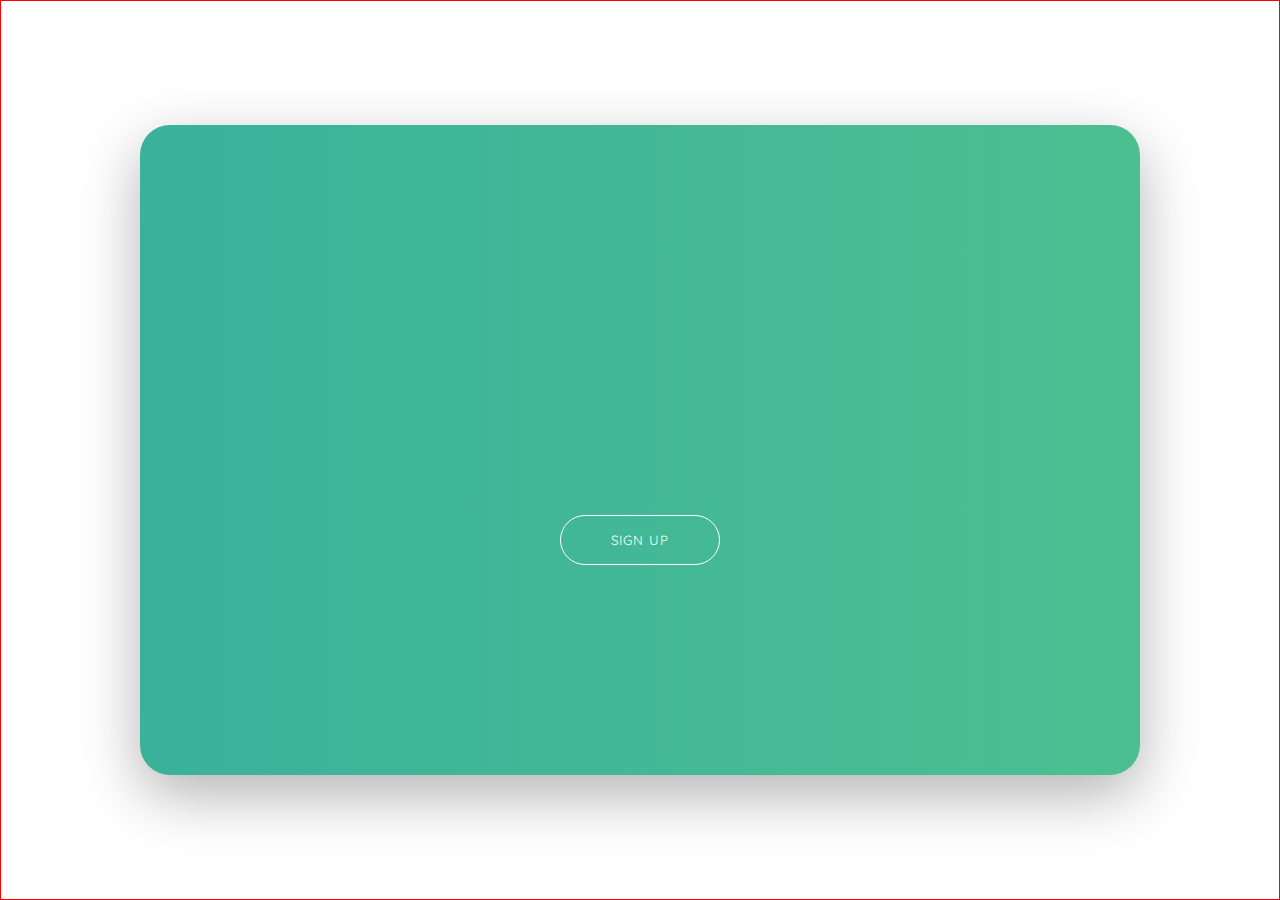
<file: Login and Sign Up/index.html>
<!DOCTYPE html>
<html lang="en">
<head>
    <meta charset="UTF-8">
    <meta http-equiv="X-UA-Compatible" content="IE=edge">
    <meta name="viewport" content="width=device-width, initial-scale=1.0">
    <title>Sign Up</title>
    <link rel="stylesheet" href="style.css">
    <link rel="stylesheet" href="https://cdnjs.cloudflare.com/ajax/libs/font-awesome/6.2.1/css/all.min.css">
    <link rel="preconnect" href="https://fonts.googleapis.com">
    <link rel="preconnect" href="https://fonts.gstatic.com" crossorigin>
    <link href="https://fonts.googleapis.com/css2?family=Quicksand:wght@300;400;500;600;700&display=swap" rel="stylesheet">

</head>
<body>
    

    <div class="container">
        <div class="form-wrapper">
            <div class="banner">
                <h1>Hello, Friend!</h1>
                <p>Enter Your Personal details and start journey with us</p>
            </div>
            <div class="green-bg">
                <button type="button">Sign Up</button>
            </div>
            <form action="" class="signup-form">
                <h1>Create Account</h1>
                <div class="social-media">
                    <i class="fab fa-facebook-f"></i>
                    <i class="fab fa-instagram"></i>
                    <i class="fab fa-linkedin-in"></i>
                </div>
                <p>Or Use Your Email For Registration</p>
                <div class="input-group">
                    <i class="fas fa-user"></i>
                    <input type="text" placeholder="Name">
                </div>

                <div class="input-group">
                    <i class="fas fa-envelope"></i>
                    <input type="email" placeholder="Email">
                </div>

                <div class="input-group">
                    <i class="fas fa-lock"></i>
                    <input type="password" placeholder="Password">
                </div>
                <button type="submit">Sign Up</button>
            </form>
        </div>
    </div>



<script src="script.js "></script>
</body>
</html>
</file>
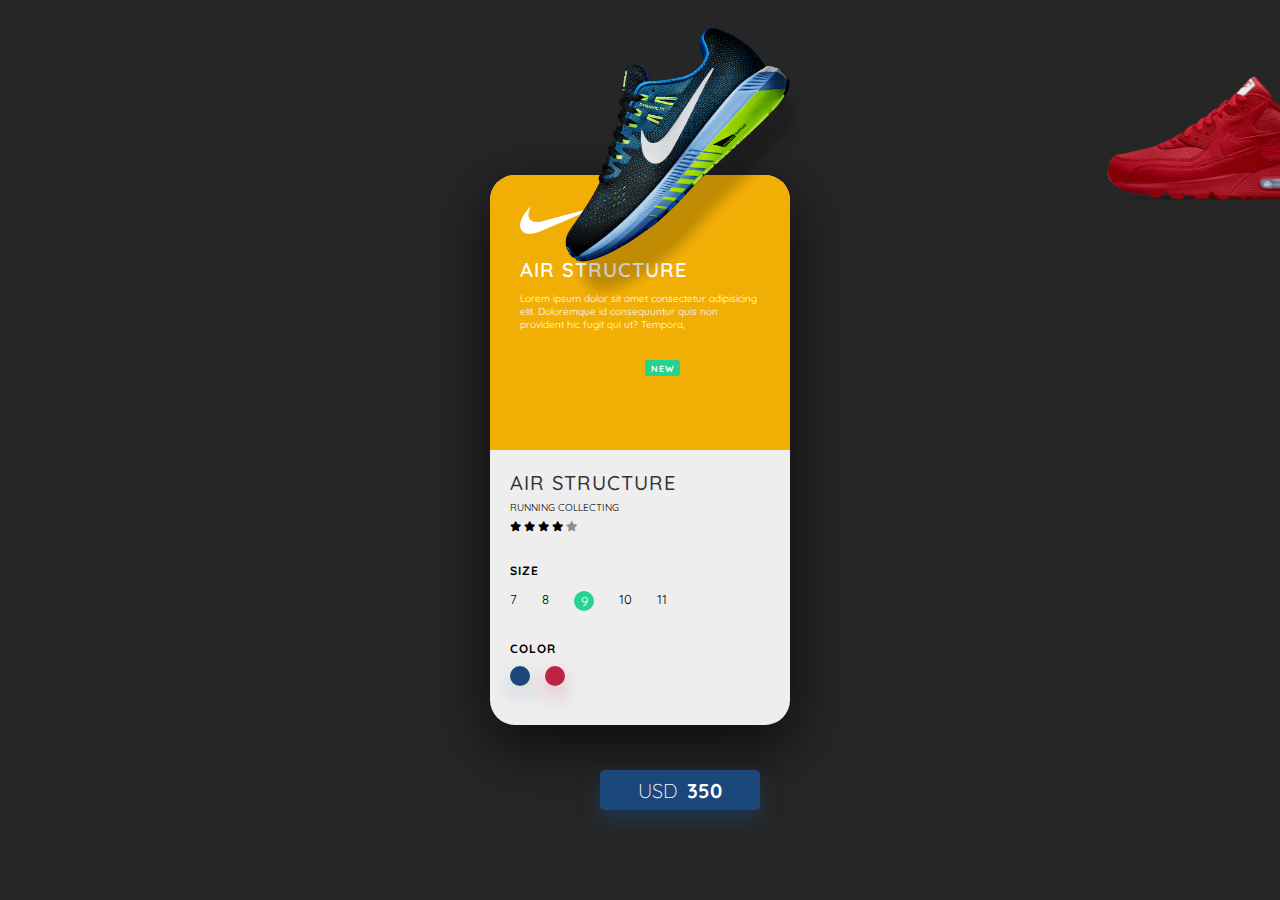
<file: Nike Card/index.html>
<!DOCTYPE html>
<html lang="en">
<head>
    <meta charset="UTF-8">
    <meta http-equiv="X-UA-Compatible" content="IE=edge">
    <meta name="viewport" content="width=device-width, initial-scale=1.0">
    <title>Nike Card</title>
    <link rel="stylesheet" href="style.css">
    <link rel="stylesheet" href="https://cdnjs.cloudflare.com/ajax/libs/font-awesome/6.2.1/css/all.min.css">
    <link rel="preconnect" href="https://fonts.googleapis.com">
    <link rel="preconnect" href="https://fonts.gstatic.com" crossorigin>
    <link href="https://fonts.googleapis.com/css2?family=Quicksand:wght@300;400;500;600;700&display=swap" rel="stylesheet">
</head>
<body>

    <div class="container">
        <div class="card-wrapper" >
            <div class="card">
                <div class="card-top">
                    <img src="images/nike.png" alt="Nike Logo" class="logo">
                    <div class="card-top-text">
                        <h1>Air Structure</h1>
                        <p>Lorem ipsum dolor sit amet consectetur adipisicing elit. Doloremque id consequuntur quis non provident hic fugit qui ut? Tempora,</p>
                    </div>
                    <img src="images/shoe1.png" alt="First One" class="shoe-1">
                    <img src="images/shoe2.png" alt="Second One" class="shoe-2">
                </div>

                <div class="card-bottom">
                    <h1>Air Structure</h1>
                    <div class="badge">New</div>
                    <h3>Running Collecting</h3>
                    <div class="stars">
                        <i class="fa-solid fa-star"></i>
                        <i class="fa-solid fa-star"></i>
                        <i class="fa-solid fa-star"></i>
                        <i class="fa-solid fa-star"></i>
                        <i class="fa-solid fa-star"></i>
                    </div>
                    <div class="size">
                        <h4>Size</h4>
                        <div class="sizes">
                            <span>7</span>
                            <span>8</span>
                            <span>9</span>
                            <span>10</span>
                            <span>11</span>
                        </div>
                    </div>
                    <div class="color">
                        <h4>Color</h4>
                        <div class="colors">
                            <div class="color-1"></div>
                            <div class="color-2"></div>
                        </div>
                    </div>
                    <div class="price">
                        <span>USD</span>
                        <span>350</span>
                    </div>
                
                </div>
            </div>
        </div>
    </div>


    <script src="script.js"></script>
</body>
</html>
</file>
<file: Login and Sign Up/style.css>
*{
    margin: 0;
    padding: 0;
    box-sizing: border-box;
    outline: none;
    font-family: Quicksand, sans-serif;

}

html{
    font-size: 62.5%;
}

.container{
    border: 1px solid red;
    width: 100%;
    height: 100vh;
    display: flex;
    justify-content: center;
    align-items: center;
}

.form-wrapper{
    width: 100rem;
    height: 65rem;
    background-color: #eee;
    border-radius: 3rem;
    box-shadow: 0 2rem 6rem rgba(0, 0, 0, 0.3);
    position: relative;
    overflow: hidden;
}

.banner{
    position: absolute;
    top: 25%;
    left: -30rem;
    text-align: center;
    color: #fff;
    width: 30rem;
    z-index: 100;
    transition: left 0.8s;
}

.container.change .banner{
    left: 5rem;   
}

.banner h1{
    font-size: 4rem;
    margin-bottom: 3rem;
}

.banner p{
    font-size: 2rem;
}

.green-bg{
    width: 100%;
    height: 100%;
    background: linear-gradient(to right, #3ab19b, #4cbf91);
    position: absolute;
    top:0;
    left: 0;
    z-index: 50;
    transition: width 1.5s cubic-bezier(0.19, 1, 0.22, 1) ;
}

.container.change .green-bg{
    width: 40%;   
}


.green-bg button{
    position: absolute;
    top:60%;
    left: 50%;
    transform: translateX(-50%);
    width: 16rem;
    height: 5rem;
    background-color: transparent;
    border: 0.1rem solid #fff;
    border-radius: 3rem;
    text-transform: uppercase;
    letter-spacing: 0.1rem;
    color: #fff;
    cursor: pointer;
}

.signup-form{
    width: 60rem;
    height: 100%;
    position: absolute;
    top: 0;
    left: 0;
    display: flex;
    flex-direction: column;
    justify-content: space-around;
    align-items: center;
    padding: 10rem 0;
    transition: left 1.5s cubic-bezier(0.19, 1, 0.22, 1);
}

.container.change .signup-form{
    left: 40rem;
}

.signup-form h1{
    font-size: 4rem;
    color: #3aaf9f;
}

.social-media{
    display: flex;
}

.social-media i{
    width: 4rem;
    height: 4rem;
    border: 0.1rem solid #777;
    border-radius: 50%;
    display: flex;
    justify-content: center;
    align-items: center;
    margin-right: 2rem;
    font-size: 2rem;
    color: #555;
}


.signup-form p{
    font-size: 1.8rem;
    color: #555;
    margin-bottom: 2rem;
}

.input-group{
    position: relative;
}

.input-group input{
    width: 28rem;
    height: 5rem;
    padding: 1rem 1rem 1rem 3rem;
    background-color: #ddd;
    border: none;
    border-radius: 0.5rem;
}

.input-group i{
    position: absolute;
    top: 40%;
    left: 1rem;
    transform: rotateY(-50%);
    font-size: 1.2rem;
    color: #555;
}

.signup-form button{
    width: 16rem;
    height: 4rem;
    background-color:#3aaf9f;
    border: none;
    border-radius: 3rem;
    text-transform: uppercase;
    color: #fff;
    margin-top: 3rem;
    cursor: pointer;
}
</file>
<file: Nike Card/style.css>
*{
    margin: 0;
    padding: 0;
    box-sizing: border-box;
    font-family: Quicksand;
}

html{
    font-size: 62.5%;
}

.container{
    width: 100%;
    height: 100vh;
    background-color: #262626;
    display: grid;
    place-items: center;
}

.card-wrapper{
    width: 50rem;
    height: 60rem;
    padding: 0 10rem;
    display: grid;
    place-items: center;
}

.card{
    width: 30rem;
    height: 55rem;
    background: #eee;
    border-radius: 2.5rem;
    box-shadow: 0 2rem 6rem rgba(0,0,0,0.7);
}

.card-top{
    width: 100%;
    height: 50%;
    background: #f1ae04;
    padding: 3rem;
    border-radius: 2.5rem 2.5rem 0 0;
    transition: background 0.5s;
}

.container.change .card-top{
    background: #d33246;
}

.logo{
    width: 8rem;
    margin-bottom: 2rem;
}

.card-top-text{
    color: white;
}

.card-top-text h1{
    font-weight: 600;
    text-transform: uppercase;
    letter-spacing: 0.1rem;
    margin-bottom: 1rem;
}

.shoe-1{
    width: 30rem;
    position: absolute;
    top: 2rem;
    right: 45rem;
    transition: transform 1s;
}

.container.change .shoe-1{
    transform: translateX(-50rem) rotateZ(45deg);
}

.shoe-2{
    width: 30rem;
    position: absolute;
    top: -3rem;
    right: -10rem;
    transition: transform 1s;
}

.container.change .shoe-2{
    transform: translateX(-60rem) rotateZ(-45deg);
}

.card-bottom{
    width: 100%;
    height: 50%;
    padding: 2rem 2rem;
}

.card-bottom h1 {
    font-weight: 500;
    text-transform: uppercase;
    letter-spacing: .1rem;
    color: #333;
    margin-bottom:0.6rem;
}

.badge{
    position: absolute;
    top: 36rem;
    right: 60rem;
    width: 3.5rem;
    height: 1.6rem;
    background: #25d390;
    color: #fff;
    display: grid;
    place-items: center;
    border-radius: 0.3rem;
    font-size: 0.9rem;
    font-weight: bold;
    letter-spacing: 0.1rem;
    text-transform: uppercase;
}

.card-bottom h3{
    font-size: 1rem;
    font-weight: 400;
    text-transform: uppercase;
    margin-bottom: 0.6rem;
}

.stars{
    margin-bottom: 3rem;
}

.stars i:last-child{
    opacity: 0.4;
}

.size{
    margin-bottom: 3rem;
}

.size h4{
    font-size: 1.2rem;
    text-transform: uppercase;
    letter-spacing: 0.1rem;
    margin-bottom: 1.3rem;
}

.sizes{
    display: flex;
}

.sizes span {
    font-size: 1.3rem;
    margin-right: 2.5rem;
}

.sizes span:nth-child(3){
    width: 2rem;
    height: 2rem;
    background: #25d393;
    color: white;
    border-radius: 50%;
    display: grid;
    place-items: center;
}

.color h4{
    font-size: 1.2rem;
    text-transform: uppercase;
    letter-spacing: 0.1rem;
    margin-bottom:1rem ;
}

.colors{
    display: flex;
}

.color-1, .color-2{
    width: 2rem;
    height: 2rem;
    background: red;
    border-radius: 50%;
    cursor: pointer;
}

.color-1{
    background: #1c477a;
    margin-right: 1.5rem;
    box-shadow: 0 1rem 2rem rgba(28, 71, 122, 0.2);
}

.color-2{
    background: #c02244;
    box-shadow: 0 1rem 2rem rgba(192, 34, 68, 0.3);
}

.price {
    width: 16rem;
    height: 4rem;
    background: #1c477a;
    color: white;
    border-radius: 0.5rem;
    position: absolute;
    right: 52rem;
    bottom: 9rem;
    box-shadow: 0 1rem 2rem rgba(28, 72, 122, 0.5);
    display: flex;
    justify-content: center;
    align-items: center;
    transition: background 0.5s;
}

.container.change .price{
    background: #c02244;
}


.price span {
    font-size: 2rem;
}


.price span:first-child{
    font-weight: 300;
    text-transform: uppercase;
    margin-right: 1rem;
}

.price span:last-child{
    font-weight: bold;
}
</file>
